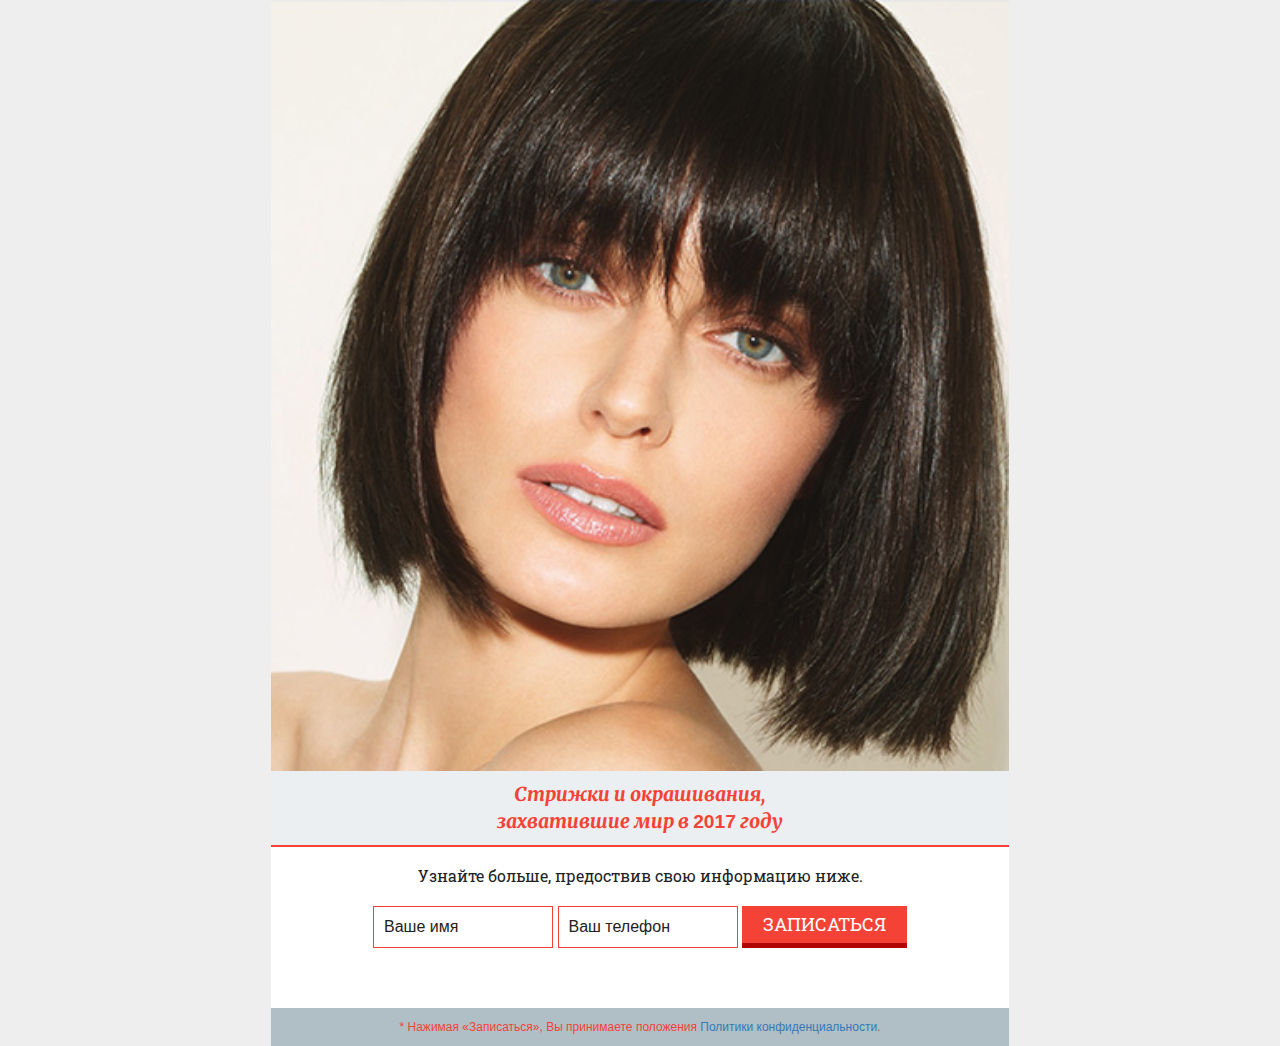
<file: index.html>
<!DOCTYPE html>
<html lang="ru">
<head>
	<meta charset="utf-8"> 
	<meta name="viewport" content="width=device-width, initial-scale=1">
	<title>Стрижки  и окрашивания</title>
	<link href="https://fonts.googleapis.com/css?family=Merriweather:400,700i|Roboto+Slab&amp;subset=cyrillic" rel="stylesheet">
	<link rel="stylesheet" href="libs/owl-carousel/assets/owl.carousel.min.css">
	<link rel="stylesheet" href="css/animate.css">	
	<link rel="stylesheet" href="css/main.min.css">	
	
	<!-- Yandex.Metrika counter -->
	<script type="text/javascript" >
		(function (d, w, c) {
			(w[c] = w[c] || []).push(function() {
				try {
					w.yaCounter46079622 = new Ya.Metrika({
						id:46079622,
						clickmap:true,
						trackLinks:true,
						accurateTrackBounce:true,
						webvisor:true
					});
				} catch(e) { }
			});

			var n = d.getElementsByTagName("script")[0],
				s = d.createElement("script"),
				f = function () { n.parentNode.insertBefore(s, n); };
			s.type = "text/javascript";
			s.async = true;
			s.src = "https://mc.yandex.ru/metrika/watch.js";

			if (w.opera == "[object Opera]") {
				d.addEventListener("DOMContentLoaded", f, false);
			} else { f(); }
		})(document, window, "yandex_metrika_callbacks");
	</script>
	<noscript><div><img src="https://mc.yandex.ru/watch/46079622" style="position:absolute; left:-9999px;" alt="" /></div></noscript>
	<!-- /Yandex.Metrika counter -->
	
</head>
<body>
	<section class="section callback">
		<div class="container">
			<div class="callback-header">
				<div class="owl-carousel owl-custom">
					<img class="item img-responsive" src="images/01.jpg">
					<img class="item img-responsive" src="images/02.jpg">
					<img class="item img-responsive" src="images/03.jpg">
					<img class="item img-responsive" src="images/04.jpg">
					<img class="item img-responsive" src="images/05.jpg">
					<img class="item img-responsive" src="images/06.jpg">
					<img class="item img-responsive" src="images/07.jpg">
					<img class="item img-responsive" src="images/08.jpg">
				</div>

				<div class="hgroup">
					<h1 class="merriweather">Стрижки и окрашивания,<br> захватившие мир в <span class="roboto bold">2017</span> году</h1>
				</div>
			</div>
			<div class="callback-form">
				<div class="form-description">Узнайте больше, предоствив свою информацию ниже.
				</div>
				<div class="form-wrapper form-inline">
					<form id="callback-third" class="form-order" action="#">
					<div class="form-group">
						<label for="form-name-01">Ваше имя</label>
						<input id="form-name-01" class="callback-text" name="name" type="text" placeholder="Ваше имя">
					</div>
					<div class="form-group">
						<label for="form-tel-01">Ваш телефон</label>
						<input id="form-tel-01" class="callback-text telephone" name="phone" type="tel" placeholder="Ваш телефон">
					</div>
					<div class="form-group form-action">
						<button class="callback-submit" type="submit" role="button">Записаться</button>
					</div>
					</form>
				</div>
			</div>
		</div>
	</section>
	<!-- /callback-third -->
	
	<footer class="disclaimer">
		<div class="container">
			<div class="disclaimer-text">
				* Нажимая «Записаться», Вы принимаете положения <a href="agreement/agreement.html" target="_blank">Политики конфиденциальности</a>.
			</div>
		</div>
	</footer>

	<!-- Modal -->
	<div id="thankyou" class="modal" role="dialog">
		<div class="modal-content">
			<h3>Спасибо за вашу заявку!</h3>
	    	<p>В ближайшее время мы с вами свяжемся!</p>
	    	<button type="button" class="btn-close" aria-label="Close">Ок</button>
	    </div>
	</div>
	<div id="shadow" class="modal-backdrop"></div>
	<!-- end Modal -->

	<!-- Scripts-->
	<script
		src="http://code.jquery.com/jquery-1.12.4.min.js" integrity="sha256-ZosEbRLbNQzLpnKIkEdrPv7lOy9C27hHQ+Xp8a4MxAQ=" crossorigin="anonymous"></script>
	<script src="js/jquery.maskedinput.js"></script>
	<script src="libs/owl-carousel/owl.carousel.min.js"></script>
	<script src="js/common.js"></script>
</body>
</html>
</file>
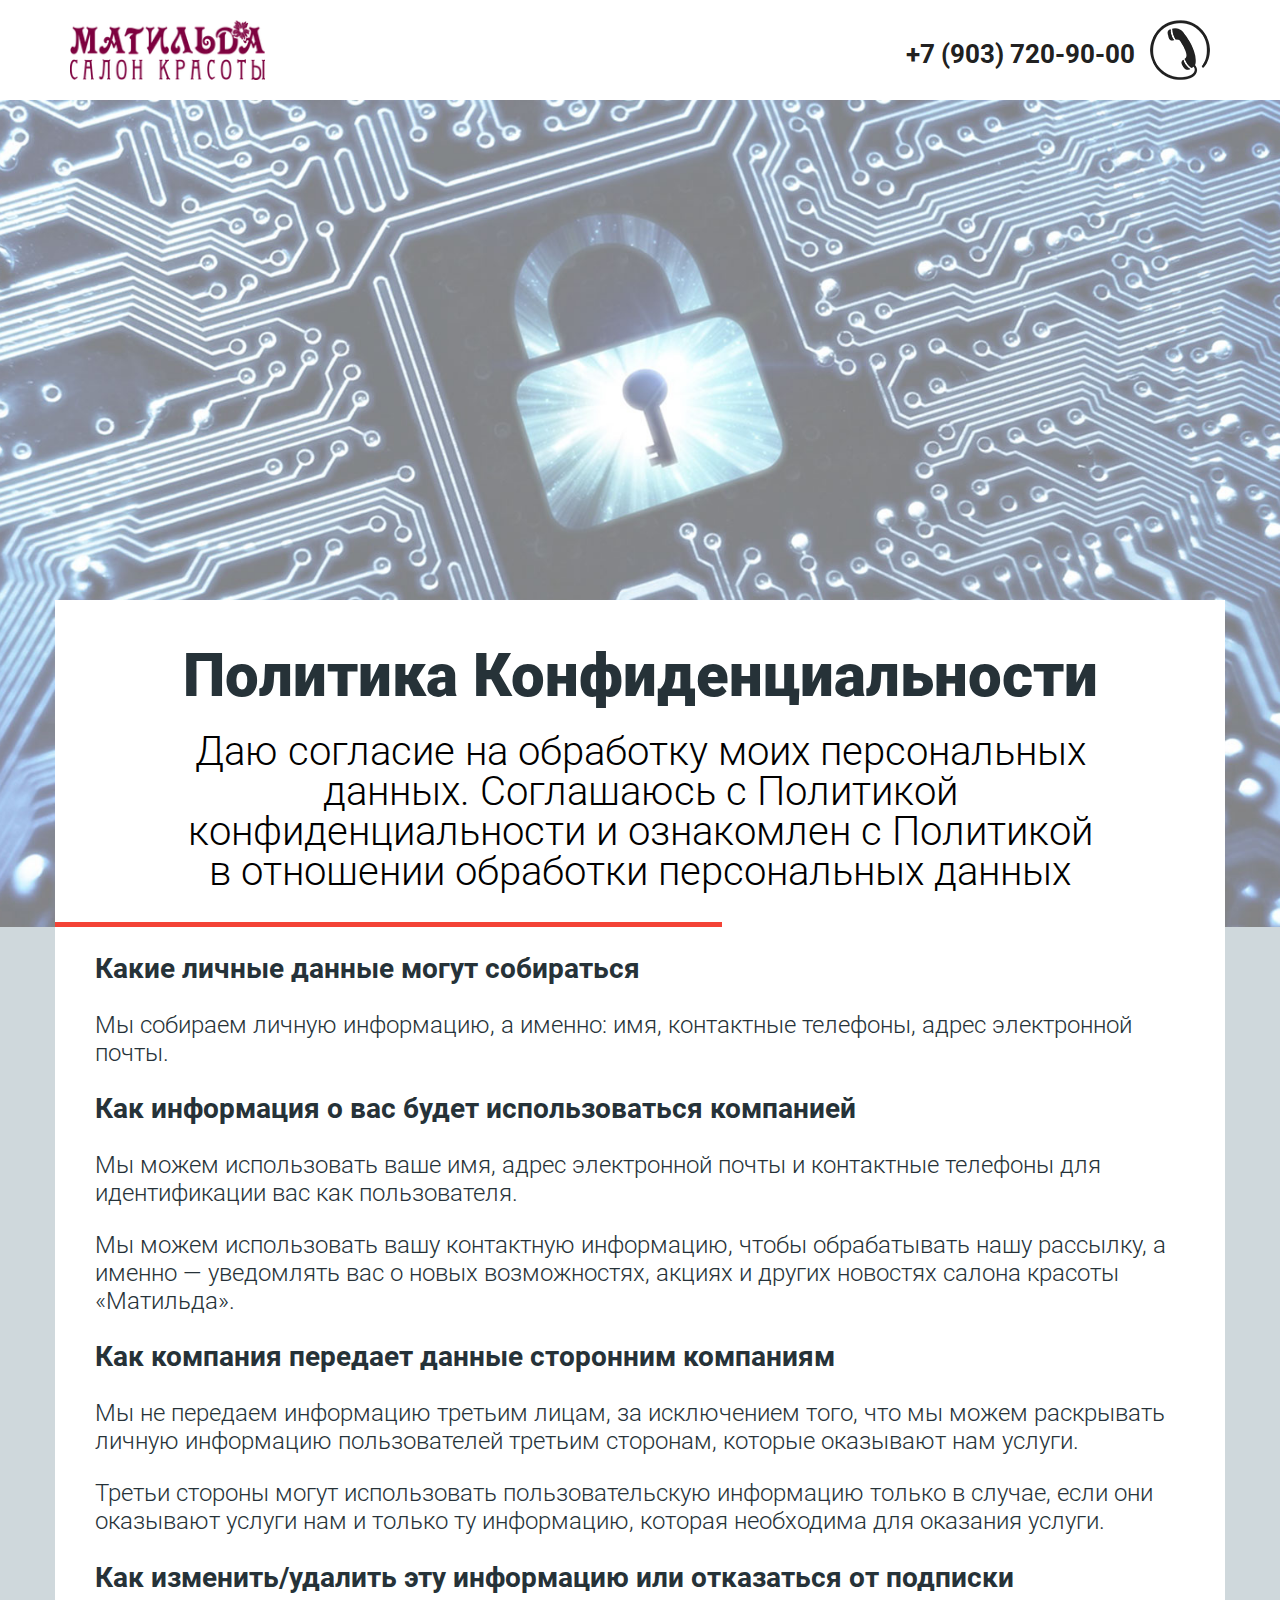
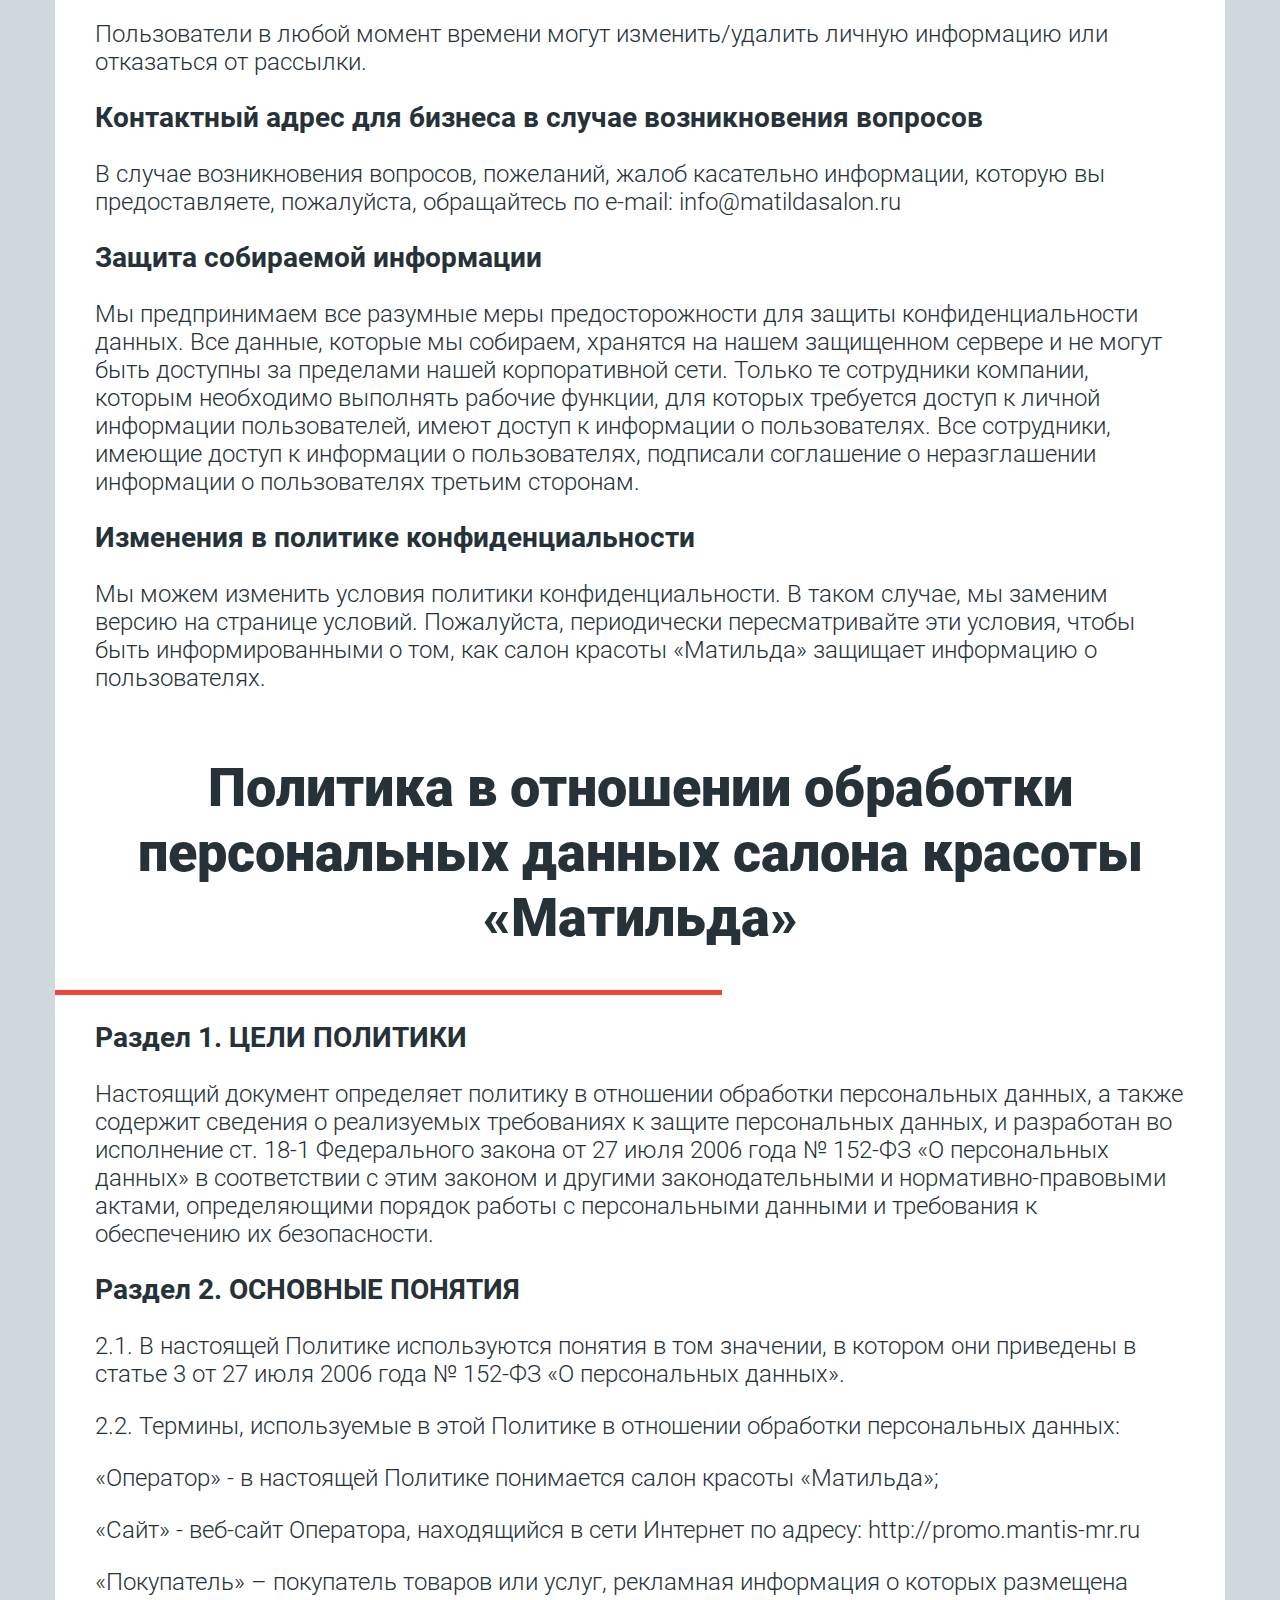
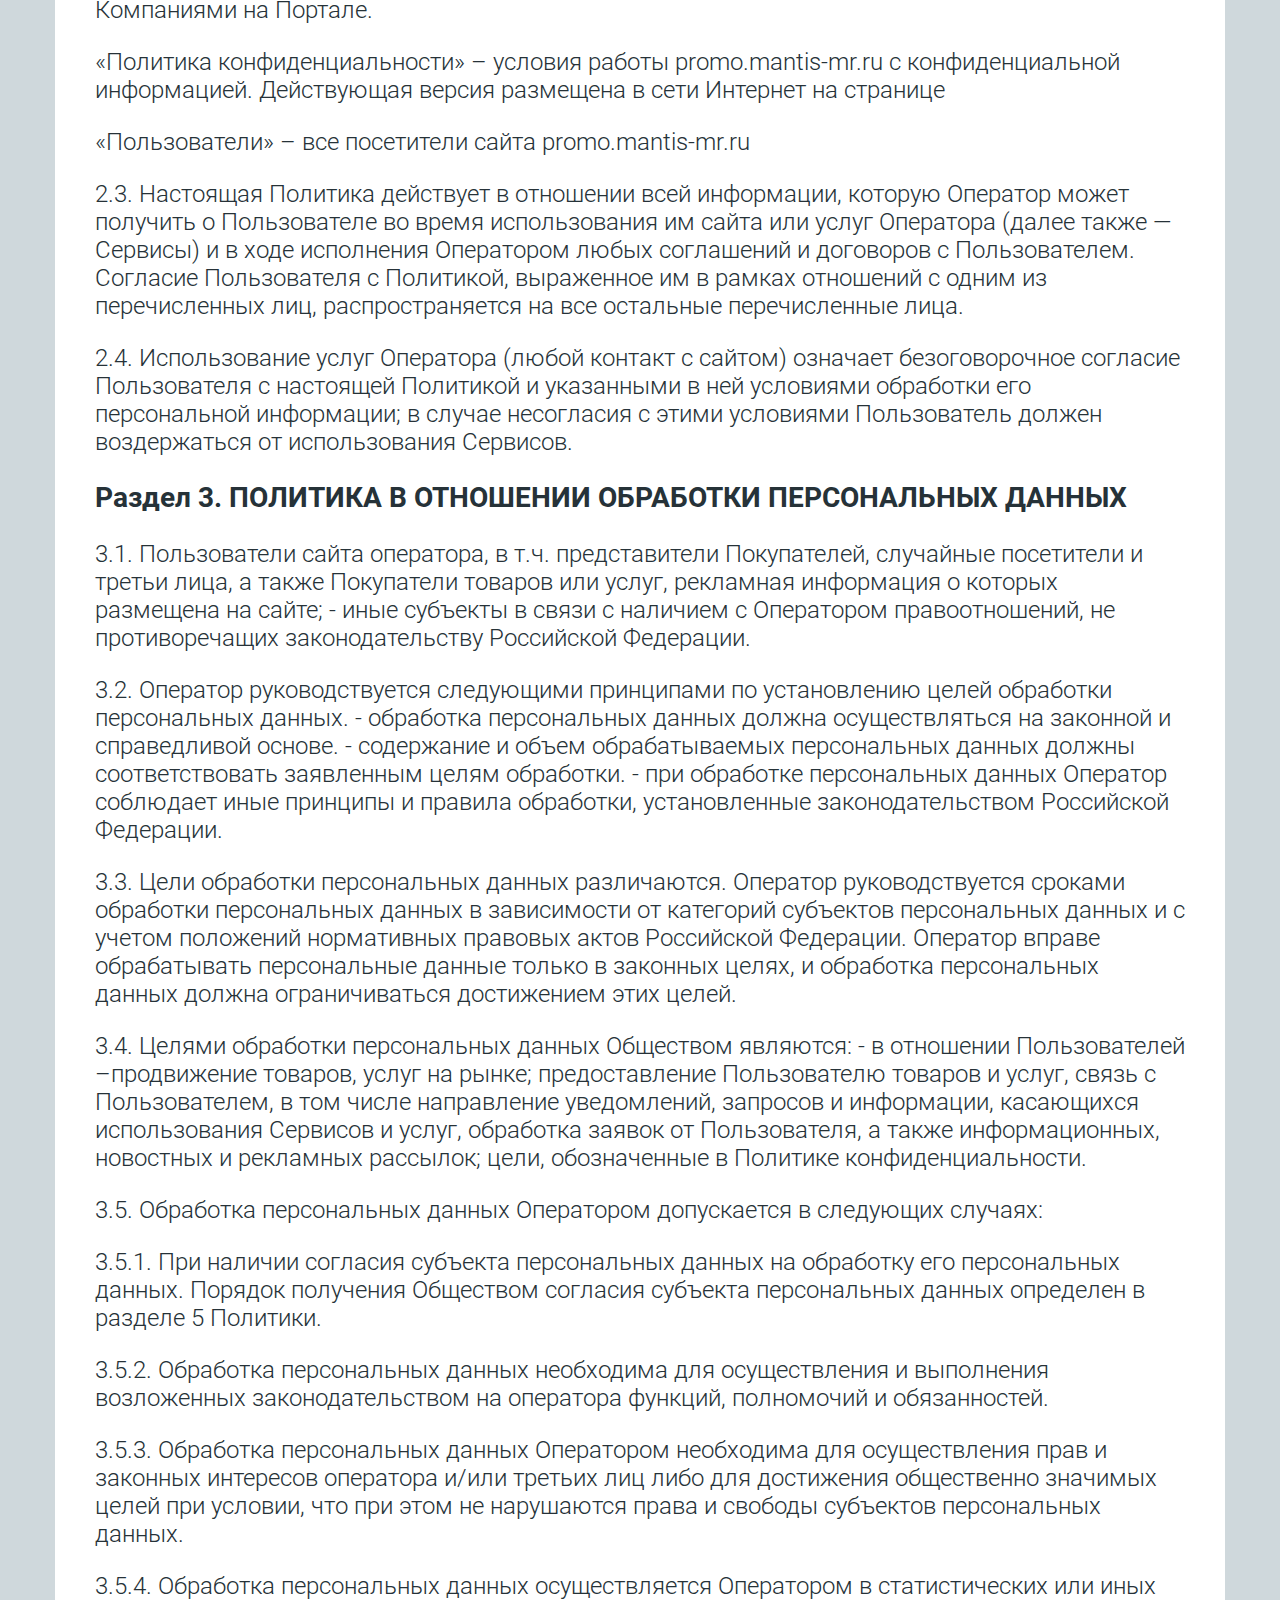
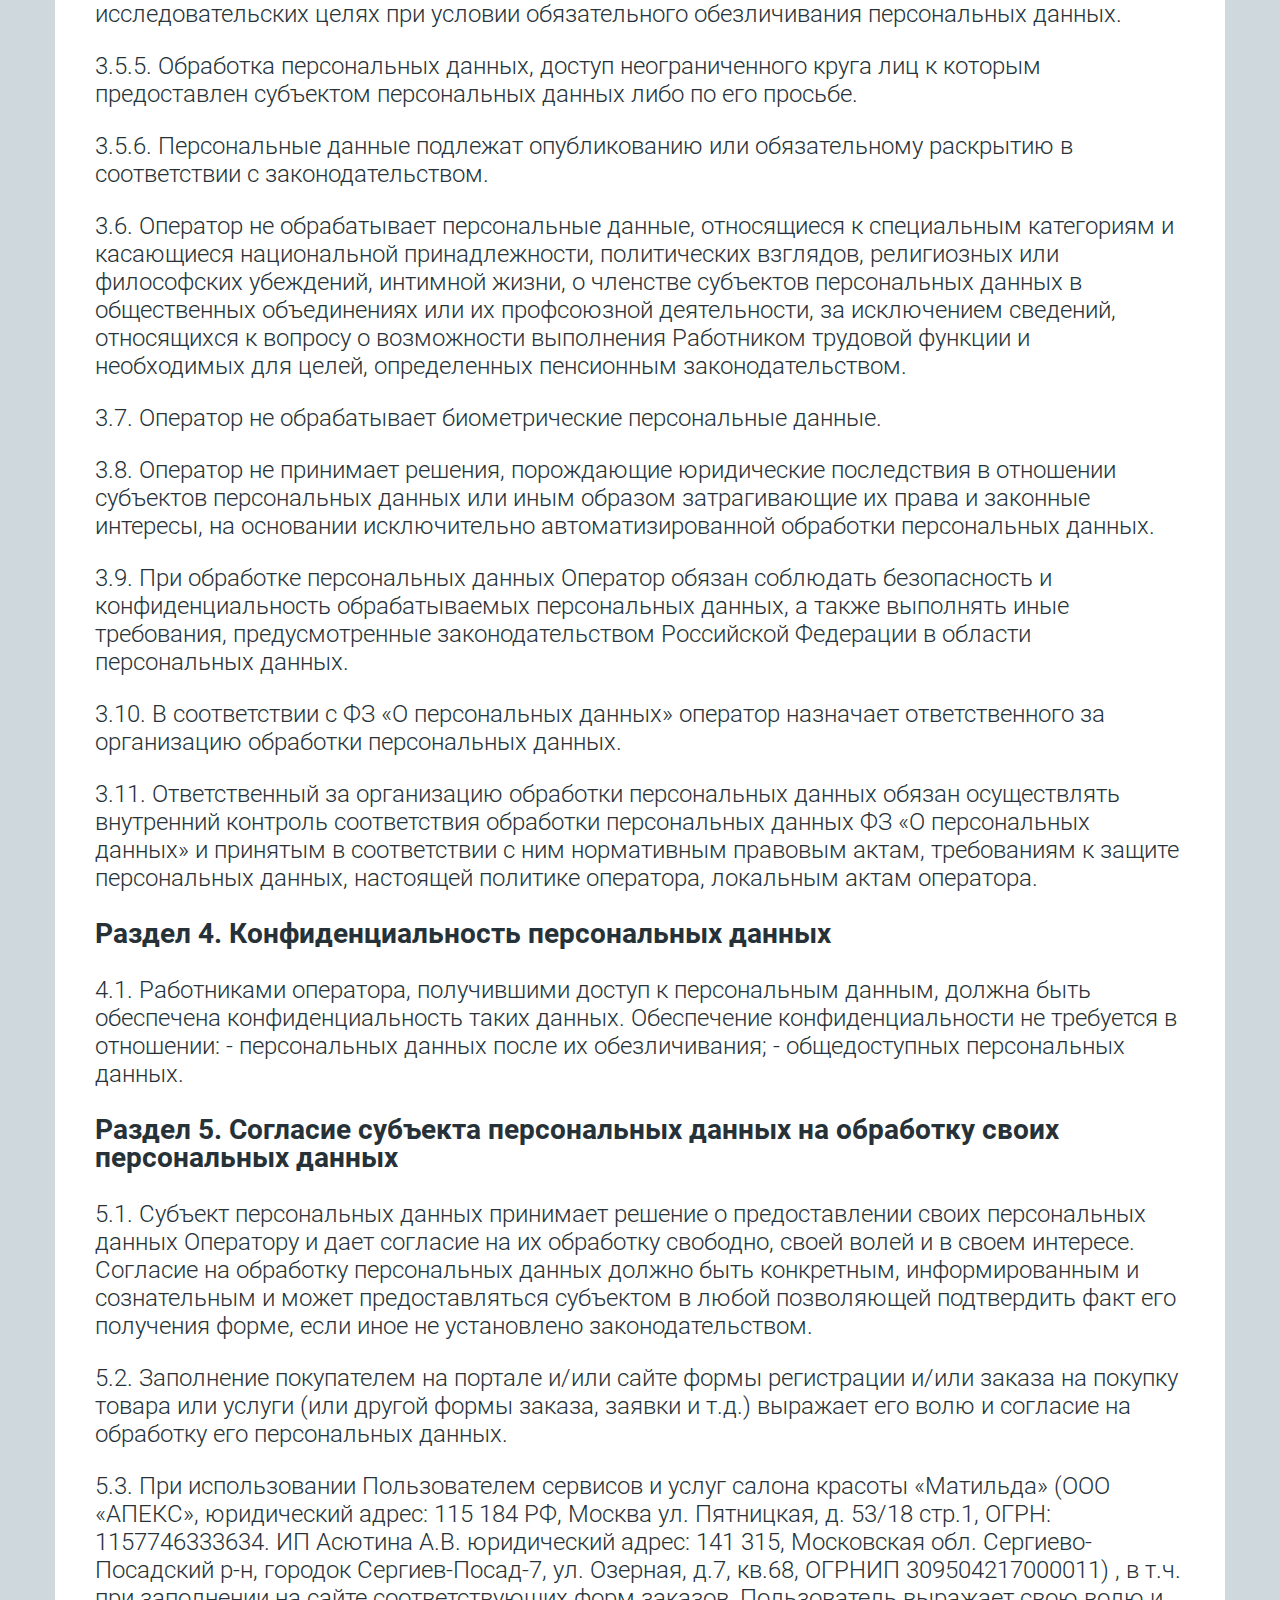
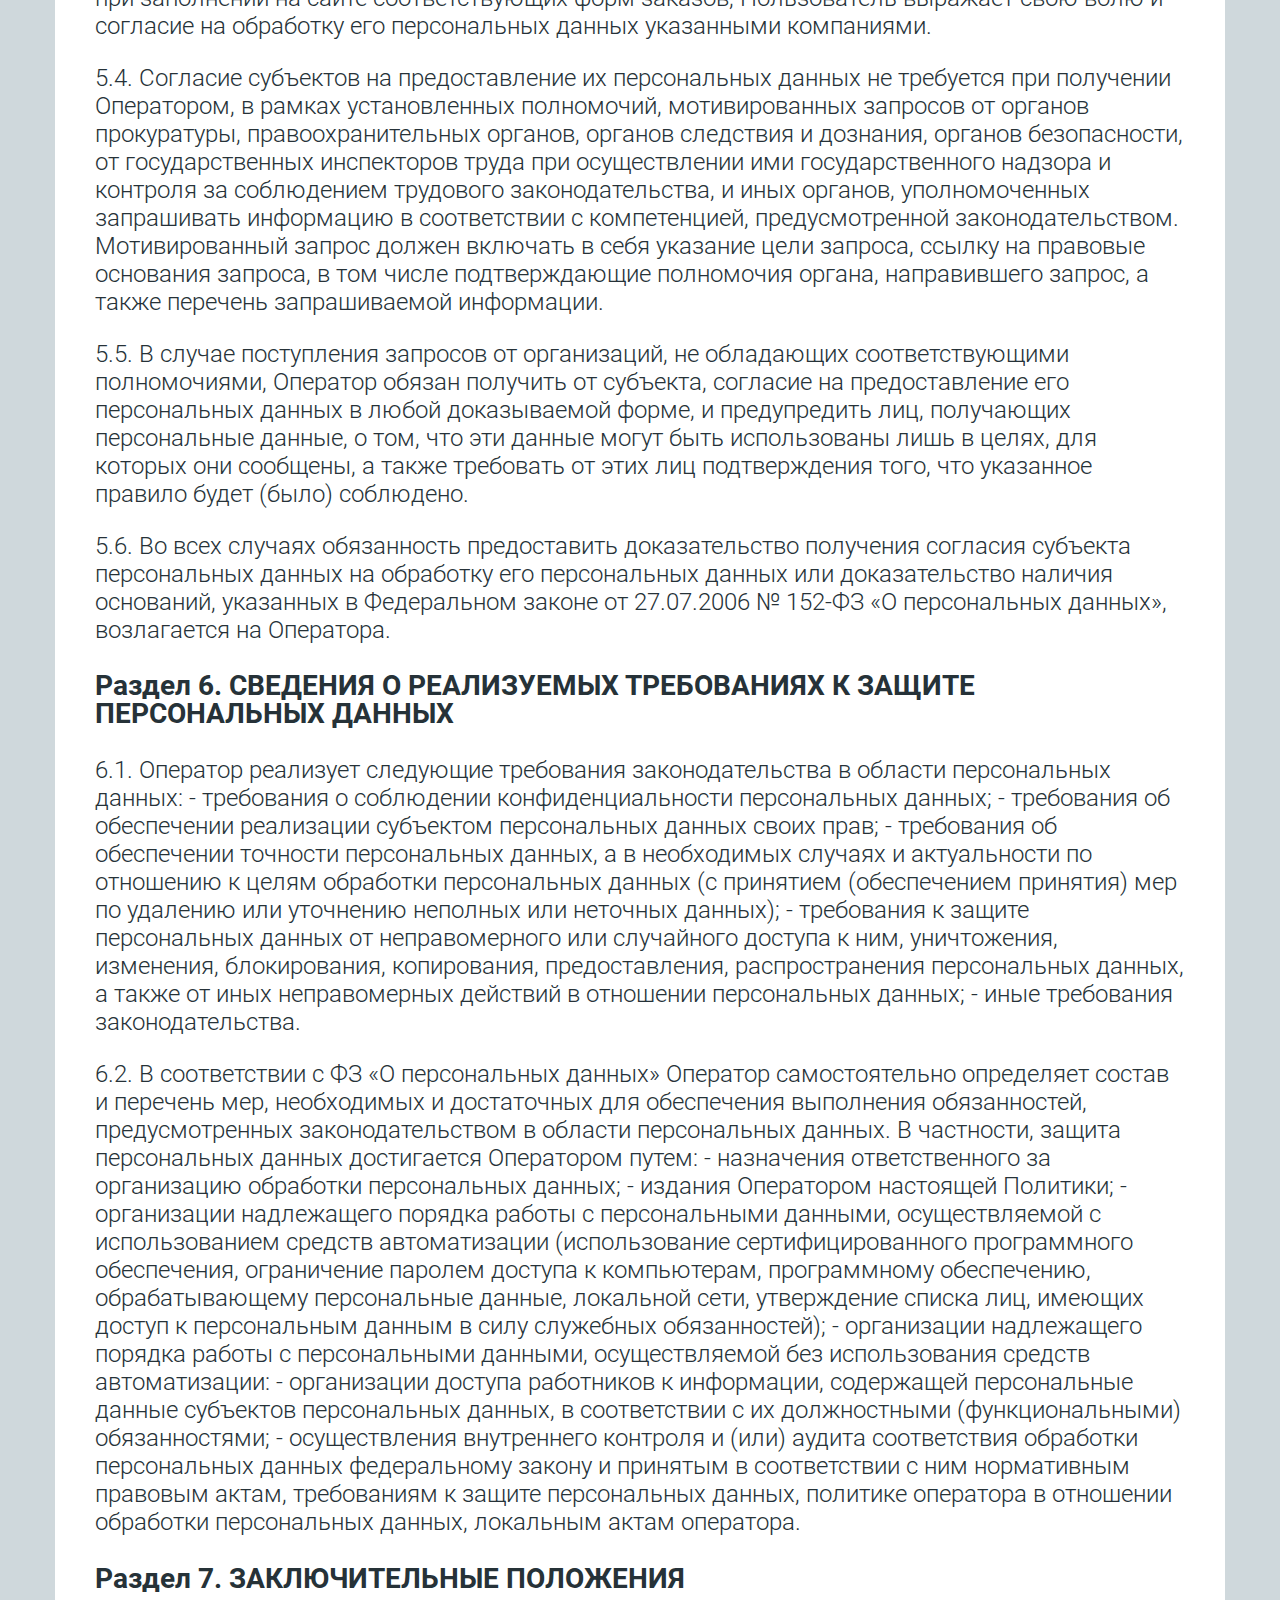
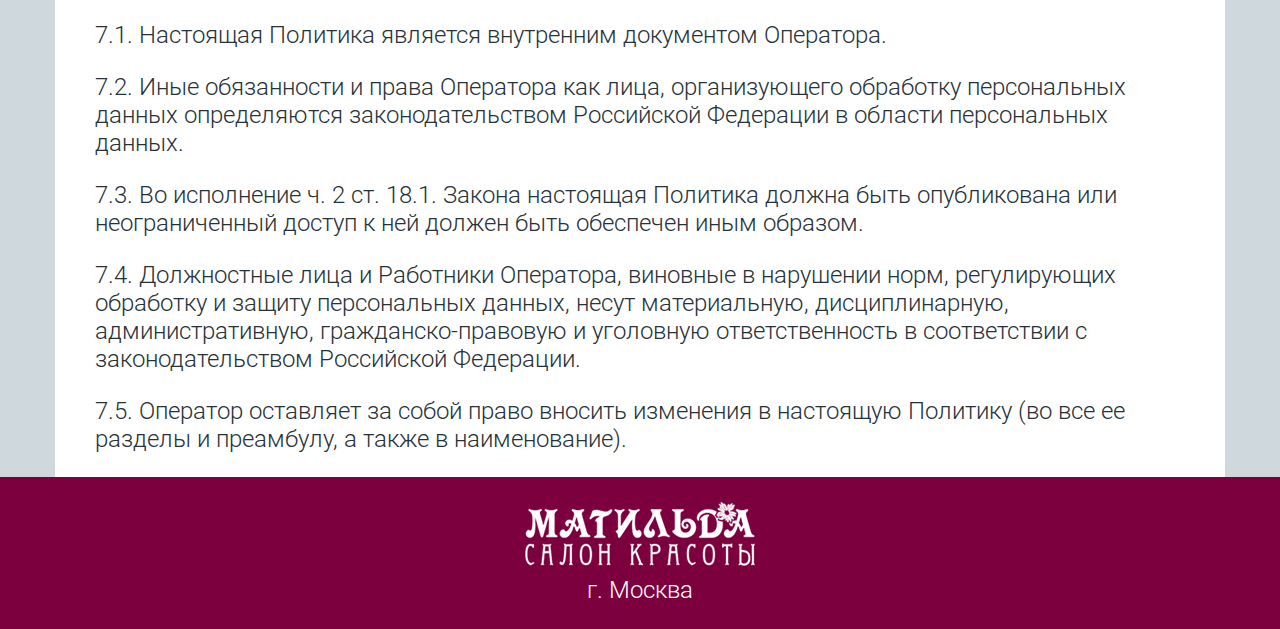
<file: agreement/agreement.html>
﻿<!DOCTYPE html>
<html lang="ru">
<head>
	<title>Политика Конфиденциальности</title>
	<meta charset="utf-8"> 
	
	<meta name="viewport" content="width=device-width, initial-scale=1">
	
	<link rel="stylesheet" href="css/bootstrap.min.css">	
	<link rel="stylesheet" href="css/style.css">

</head>

<body class="relatived">
	
	<section class="top-header whited">
		<div class="container">
			<div class="top-header-wrap clear-after">
				<a href="http://matildastyle.ru/" class="inline-block logo-ico"></a>
				<a href="#tab-call" class="inline-block tel-ico valign-middle"></a>
				<a href="tel:+79037209000" id="tel-num" class="inline-block tel-num valign-middle">+7 (903) 720-90-00</a>
			</div>
		</div>
	</section>
	
	<header>
		<img src="img/img-01.jpg" class="sm-no-display" />
		<div class="container">
			<div class="row">
				<div class="header whited left-line-after">
					<h1 class="main-header">Политика Конфиденциальности</h1>
					<h3 class="sub-main-header">
						Даю согласие на обработку моих персональных данных. Соглашаюсь с Политикой конфиденциальности и ознакомлен с Политикой в отношении обработки персональных данных
					</h3>
				</div>
			</div>
		</div>
	</header>

	<section class="first-section">
		<div class="container whited">
			<div class="row section-row">		
				<h3 class="section-header">Какие личные данные могут собираться</h3>
				<p>Мы собираем личную информацию, а именно: имя, контактные телефоны, адрес электронной почты.</p>
				<h3 class="section-header">Как информация о вас будет использоваться компанией</h3>
				<p>Мы можем использовать ваше имя, адрес электронной почты и контактные телефоны для идентификации вас как пользователя.</p>
				<p>Мы можем использовать вашу контактную информацию, чтобы обрабатывать нашу рассылку, а именно — уведомлять вас о новых возможностях, акциях и других новостях салона красоты «Матильда». </p>
				<h3 class="section-header">Как компания передает данные сторонним компаниям</h3>
				<p>Мы не передаем информацию третьим лицам, за исключением того, что мы можем раскрывать личную информацию пользователей третьим сторонам, которые оказывают нам услуги. </p>
				<p>Третьи стороны могут использовать пользовательскую информацию только в случае, если они оказывают услуги нам и только ту информацию, которая необходима для оказания услуги.</p>
				<h3 class="section-header">Как изменить/удалить эту информацию или отказаться от подписки</h3>
				<p>Пользователи в любой момент времени могут изменить/удалить личную информацию или отказаться от рассылки.</p>
				<h3 class="section-header">Контактный адрес для бизнеса в случае возникновения вопросов</h3>
				<p>В случае возникновения вопросов, пожеланий, жалоб касательно информации, которую вы предоставляете, пожалуйста, обращайтесь по e-mail: info@matildasalon.ru</p>
				<h3 class="section-header">Защита собираемой информации</h3>
				<p>Мы предпринимаем все разумные меры предосторожности для защиты конфиденциальности данных. Все данные, которые мы собираем, хранятся на нашем защищенном сервере и не могут быть доступны за пределами нашей корпоративной сети. Только те сотрудники компании, которым необходимо выполнять рабочие функции, для которых требуется доступ к личной информации пользователей, имеют доступ к информации о пользователях. Все сотрудники, имеющие доступ к информации о пользователях, подписали соглашение о неразглашении информации о пользователях третьим сторонам.</p>
				<h3 class="section-header">Изменения в политике конфиденциальности</h3>
				<p>Мы можем изменить условия политики конфиденциальности. В таком случае, мы заменим версию на странице условий. Пожалуйста, периодически пересматривайте эти условия, чтобы быть информированными о том, как салон красоты «Матильда» защищает информацию о пользователях.</p>
			</div>
		</div>
	</section>	
		
	<section class="second-section">
		<div class="container whited">
			<div class="row">
				<div class="section-main-header left-line-after">
					<h1 class="main-header">Политика в отношении обработки персональных данных салона красоты  «Матильда»</h1>
				</div>
			</div>
		
			<div class="row section-row">		
				<h3 class="section-header">Раздел 1. ЦЕЛИ ПОЛИТИКИ</h3>
				<p>Настоящий документ определяет политику в отношении обработки персональных данных, а также содержит сведения о реализуемых требованиях к защите персональных данных, и разработан во исполнение ст. 18-1 Федерального закона от 27 июля 2006 года № 152-ФЗ «О персональных данных» в соответствии с этим законом и другими законодательными и нормативно-правовыми актами, определяющими порядок работы с персональными данными и требования к обеспечению их безопасности.</p>
				<h3 class="section-header">Раздел 2. ОСНОВНЫЕ ПОНЯТИЯ</h3>
				<p>2.1. В настоящей Политике используются понятия в том значении, в котором они приведены в статье 3 от 27 июля 2006 года № 152-ФЗ «О персональных данных».</p>
				<p>2.2. Термины, используемые в этой Политике в отношении обработки персональных данных: </p>
				<p>«Оператор» - в настоящей Политике понимается салон красоты «Матильда»;</p>
				<p>«Сайт» - веб-сайт Оператора, находящийся в сети Интернет по адресу: http://promo.mantis-mr.ru</p>
				<p>«Покупатель» – покупатель товаров или услуг, рекламная информация о которых размещена Компаниями на Портале.</p>
				<p>«Политика конфиденциальности» – условия работы promo.mantis-mr.ru с конфиденциальной информацией. Действующая версия размещена в сети Интернет на странице</p>
				<p>«Пользователи» – все посетители сайта promo.mantis-mr.ru</p>
				<p>2.3. Настоящая Политика действует в отношении всей информации, которую Оператор может получить о Пользователе во время использования им сайта или услуг Оператора (далее также — Сервисы) и в ходе исполнения Оператором любых соглашений и договоров с Пользователем. Согласие Пользователя с Политикой, выраженное им в рамках отношений с одним из перечисленных лиц, распространяется на все остальные перечисленные лица.</p>
				<p>2.4. Использование услуг Оператора (любой контакт с сайтом) означает безоговорочное согласие Пользователя с настоящей Политикой и указанными в ней условиями обработки его персональной информации; в случае несогласия с этими условиями Пользователь должен воздержаться от использования Сервисов.</p>
				<h3 class="section-header">Раздел 3. ПОЛИТИКА В ОТНОШЕНИИ ОБРАБОТКИ ПЕРСОНАЛЬНЫХ ДАННЫХ</h3>
				<p>3.1. Пользователи сайта оператора, в т.ч. представители Покупателей, случайные посетители и третьи лица, а также Покупатели товаров или услуг, рекламная информация о которых размещена на сайте; - иные субъекты в связи с наличием с Оператором правоотношений, не противоречащих законодательству Российской Федерации.</p>
				<p>3.2. Оператор руководствуется следующими принципами по установлению целей обработки персональных данных. - обработка персональных данных должна осуществляться на законной и справедливой основе. - содержание и объем обрабатываемых персональных данных должны соответствовать заявленным целям обработки. - при обработке персональных данных Оператор соблюдает иные принципы и правила обработки, установленные законодательством Российской Федерации.</p>
				<p>3.3. Цели обработки персональных данных различаются. Оператор руководствуется сроками обработки персональных данных в зависимости от категорий субъектов персональных данных и с учетом положений нормативных правовых актов Российской Федерации. Оператор вправе обрабатывать персональные данные только в законных целях, и обработка персональных данных должна ограничиваться достижением этих целей.</p>
				<p>3.4. Целями обработки персональных данных Обществом являются: - в отношении Пользователей –продвижение товаров,  услуг на рынке; предоставление Пользователю товаров и услуг, связь с Пользователем, в том числе направление уведомлений, запросов и информации, касающихся использования Сервисов и услуг, обработка заявок от Пользователя, а также информационных, новостных и рекламных рассылок; цели, обозначенные в Политике конфиденциальности.</p>
				<p>3.5. Обработка персональных данных Оператором допускается в следующих случаях:</p>
				<p>3.5.1. При наличии согласия субъекта персональных данных на обработку его персональных данных. Порядок получения Обществом согласия субъекта персональных данных определен в разделе 5 Политики.</p>
				<p>3.5.2. Обработка персональных данных необходима для осуществления и выполнения возложенных законодательством на оператора функций, полномочий и обязанностей.</p>
				<p>3.5.3. Обработка персональных данных Оператором необходима для осуществления прав и законных интересов оператора и/или третьих лиц либо для достижения общественно значимых целей при условии, что при этом не нарушаются права и свободы субъектов персональных данных.</p>
				<p>3.5.4. Обработка персональных данных осуществляется Оператором в статистических или иных исследовательских целях при условии обязательного обезличивания персональных данных.</p>
				<p>3.5.5. Обработка персональных данных, доступ неограниченного круга лиц к которым предоставлен субъектом персональных данных либо по его просьбе.</p>
				<p>3.5.6. Персональные данные подлежат опубликованию или обязательному раскрытию в соответствии с законодательством.</p>
				<p>3.6. Оператор не обрабатывает персональные данные, относящиеся к специальным категориям и касающиеся национальной принадлежности, политических взглядов, религиозных или философских убеждений, интимной жизни, о членстве субъектов персональных данных в общественных объединениях или их профсоюзной деятельности, за исключением сведений, относящихся к вопросу о возможности выполнения Работником трудовой функции и необходимых для целей, определенных пенсионным законодательством.</p>
				<p>3.7. Оператор не обрабатывает биометрические персональные данные.</p>
				<p>3.8. Оператор не принимает решения, порождающие юридические последствия в отношении субъектов персональных данных или иным образом затрагивающие их права и законные интересы, на основании исключительно автоматизированной обработки персональных данных.</p>
				<p>3.9. При обработке персональных данных Оператор обязан соблюдать безопасность и конфиденциальность обрабатываемых персональных данных, а также выполнять иные требования, предусмотренные законодательством Российской Федерации в области персональных данных.</p>
				<p>3.10. В соответствии с ФЗ «О персональных данных» оператор назначает ответственного за организацию обработки персональных данных.</p>
				<p>3.11. Ответственный за организацию обработки персональных данных обязан осуществлять внутренний контроль соответствия обработки персональных данных ФЗ «О персональных данных» и принятым в соответствии с ним нормативным правовым актам, требованиям к защите персональных данных, настоящей политике оператора, локальным актам оператора.</p>
				<h3 class="section-header">Раздел 4. Конфиденциальность персональных данных</h3>
				<p>4.1. Работниками оператора, получившими доступ к персональным данным, должна быть обеспечена конфиденциальность таких данных. Обеспечение конфиденциальности не требуется в отношении: - персональных данных после их обезличивания; - общедоступных персональных данных.</p>
				<h3 class="section-header">Раздел 5. Согласие субъекта персональных данных на обработку своих персональных данных</h3>
				<p>5.1. Субъект персональных данных принимает решение о предоставлении своих персональных данных Оператору и дает согласие на их обработку свободно, своей волей и в своем интересе. Согласие на обработку персональных данных должно быть конкретным, информированным и сознательным и может предоставляться субъектом в любой позволяющей подтвердить факт его получения форме, если иное не установлено законодательством.</p>
				<p>5.2. Заполнение покупателем на портале и/или сайте формы регистрации и/или заказа на покупку товара или услуги (или другой формы заказа, заявки и т.д.) выражает его волю и согласие на обработку его персональных данных.</p>
				<p>5.3. При использовании Пользователем сервисов и услуг  салона красоты «Матильда» (ООО «АПЕКС»,  юридический адрес: 115 184  РФ, Москва ул. Пятницкая, д. 53/18 стр.1, ОГРН: 1157746333634. ИП Асютина А.В. юридический адрес: 141 315, Московская обл. Сергиево-Посадский р-н, городок Сергиев-Посад-7, ул. Озерная, д.7, кв.68, ОГРНИП 309504217000011) , в т.ч. при заполнении на сайте соответствующих форм заказов, Пользователь выражает свою волю и согласие на обработку его персональных данных указанными компаниями.</p>
				<p>5.4. Согласие субъектов на предоставление их персональных данных не требуется при получении Оператором, в рамках установленных полномочий, мотивированных запросов от органов прокуратуры, правоохранительных органов, органов следствия и дознания, органов безопасности, от государственных инспекторов труда при осуществлении ими государственного надзора и контроля за соблюдением трудового законодательства, и иных органов, уполномоченных запрашивать информацию в соответствии с компетенцией, предусмотренной законодательством. Мотивированный запрос должен включать в себя указание цели запроса, ссылку на правовые основания запроса, в том числе подтверждающие полномочия органа, направившего запрос, а также перечень запрашиваемой информации.</p>
				<p>5.5. В случае поступления запросов от организаций, не обладающих соответствующими полномочиями, Оператор обязан получить от субъекта, согласие на предоставление его персональных данных в любой доказываемой форме, и предупредить лиц, получающих персональные данные, о том, что эти данные могут быть использованы лишь в целях, для которых они сообщены, а также требовать от этих лиц подтверждения того, что указанное правило будет (было) соблюдено.</p>
				<p>5.6. Во всех случаях обязанность предоставить доказательство получения согласия субъекта персональных данных на обработку его персональных данных или доказательство наличия оснований, указанных в Федеральном законе от 27.07.2006 № 152-ФЗ «О персональных данных», возлагается на Оператора.</p>
				<h3 class="section-header">Раздел 6. СВЕДЕНИЯ О РЕАЛИЗУЕМЫХ ТРЕБОВАНИЯХ К ЗАЩИТЕ ПЕРСОНАЛЬНЫХ ДАННЫХ</h3>
				<p>6.1. Оператор реализует следующие требования законодательства в области персональных данных: - требования о соблюдении конфиденциальности персональных данных; - требования об обеспечении реализации субъектом персональных данных своих прав; - требования об обеспечении точности персональных данных, а в необходимых случаях и актуальности по отношению к целям обработки персональных данных (с принятием (обеспечением принятия) мер по удалению или уточнению неполных или неточных данных); - требования к защите персональных данных от неправомерного или случайного доступа к ним, уничтожения, изменения, блокирования, копирования, предоставления, распространения персональных данных, а также от иных неправомерных действий в отношении персональных данных; - иные требования законодательства.</p>
				<p>6.2. В соответствии с ФЗ «О персональных данных» Оператор самостоятельно определяет состав и перечень мер, необходимых и достаточных для обеспечения выполнения обязанностей, предусмотренных законодательством в области персональных данных. В частности, защита персональных данных достигается Оператором путем: - назначения ответственного за организацию обработки персональных данных; - издания Оператором настоящей Политики;  - организации надлежащего порядка работы с персональными данными, осуществляемой с использованием средств автоматизации (использование сертифицированного программного обеспечения, ограничение паролем доступа к компьютерам, программному обеспечению, обрабатывающему персональные данные, локальной сети, утверждение списка лиц, имеющих доступ к персональным данным в силу служебных обязанностей); - организации надлежащего порядка работы с персональными данными, осуществляемой без использования средств автоматизации: - организации доступа работников к информации, содержащей персональные данные субъектов персональных данных, в соответствии с их должностными (функциональными) обязанностями; - осуществления внутреннего контроля и (или) аудита соответствия обработки персональных данных федеральному закону и принятым в соответствии с ним нормативным правовым актам, требованиям к защите персональных данных, политике оператора в отношении обработки персональных данных, локальным актам оператора.</p>
				<h3 class="section-header">Раздел 7. ЗАКЛЮЧИТЕЛЬНЫЕ ПОЛОЖЕНИЯ</h3>
				<p>7.1. Настоящая Политика является внутренним документом Оператора.</p>
				<p>7.2. Иные обязанности и права Оператора как лица, организующего обработку персональных данных определяются законодательством Российской Федерации в области персональных данных.</p>
				<p>7.3. Во исполнение ч. 2 ст. 18.1. Закона настоящая Политика должна быть опубликована или неограниченный доступ к ней должен быть обеспечен иным образом.</p>
				<p>7.4. Должностные лица и Работники Оператора, виновные в нарушении норм, регулирующих обработку и защиту персональных данных, несут материальную, дисциплинарную, административную, гражданско-правовую и уголовную ответственность в соответствии с законодательством Российской Федерации.</p>
				<p>7.5. Оператор оставляет за собой право вносить изменения в настоящую Политику (во все ее разделы и преамбулу, а также в наименование).</p>
			</div>
		</div>
	</section>	
	
	<footer>
		<div class="container">
			<div class="row">
				<div class="col-xs-12 inline-centered">
					<img src="img/bottom-logo.png" alt=""/>
					<div>г. Москва</div>
				</div>
			</div>
		</div>
	</footer>
	
</body>
</html>
</file>
<file: agreement/css/style.css>
/* fonts defs */

	/* roboto */
	
@font-face {
  font-family: 'Roboto';
  src: url("../fonts/Roboto-Light.ttf");
  font-weight: 300;
  font-style: normal;
}	
	
@font-face {
  font-family: 'Roboto';
  src: url("../fonts/Roboto-Regular.ttf");
  font-weight: normal;
  font-style: normal;
}

@font-face {
  font-family: 'Roboto';
  src: url("../fonts/Roboto-Italic.ttf");
  font-weight: normal;
  font-style: italic;
}

@font-face {
  font-family: 'Roboto';
  src: url("../fonts/Roboto-Medium.ttf");
  font-weight: 500;
  font-style: normal;
}

@font-face {
  font-family: 'Roboto';
  src: url("../fonts/Roboto-MediumItalic.ttf");
  font-weight: 500;
  font-style: italic;
}

@font-face {
  font-family: 'Roboto';
  src: url("../fonts/Roboto-Bold.ttf");
  font-weight: bold;
  font-style: normal;
}

@font-face {
  font-family: 'Roboto';
  src: url("../fonts/Roboto-Black.ttf");
  font-weight: 900;
  font-style: normal;
}

@font-face {
  font-family: 'Roboto';
  src: url("../fonts/Roboto-BlackItalic.ttf");
  font-weight: 900;
  font-style: italic;
}

/* my pre defs */

body {
	font-style: normal;
	font-weight: 300;
	font-size: 20px;
    line-height: 24px;
	font-family: 'Roboto', Arial, Helvetica, sans-serif;
	color: #263238;
	margin: 0;
	
	background-color: #cfd8dc;
}

.sm-display, .md-display, .lg-display{
	display: none;
}

@media only screen and (min-width: 768px){
	body {
		font-size: 20px;
		line-height: 23px;
	}
	
	.sm-no-display{
		display: none !important;
	}
	
	.sm-display{
		display: block !important;
	}
}

@media only screen and (min-width: 992px){
	body {
		font-size: 24px;
		line-height: 26px;
	}
	
	.md-no-display{
		display: none !important;
	}
	
	.md-display{
		display: block !important;
	}
	
	.md-container{
		margin-right: auto;
		margin-left: auto;
		padding-left: 15px;
		padding-right: 15px;
	}
}

@media only screen and (min-width: 1200px){
	body {
		font-size: 24px;
		line-height: 28px;
	}
	
	.lg-display{
		display: block !important;
	}
	
	.lg-no-display{
		display: none !important;
	}
}
	
a, a:hover, a:focus, a:visited {
  text-decoration: none;
}

header, section{
	margin: 0;
}

/* common */
.inline-lefted{
	text-align: left;
}

.inline-righted{
	text-align: right;
}

.inline-centered{
	text-align: center;
}

.bolded{
	font-weight: bold;
}

.blacked{
	font-weight: 900;
}

.robotoed{
	font-family: 'Roboto', Arial, Helvetica, sans-serif;
}

.merriweathered{
	font-family: 'Merriweather', Arial, Helvetica, sans-serif;
}

.italiced{
	font-style: italic;
}

.bolded-italiced{
	font-weight: bold;
	font-style: italic;
}

.relatived{
	position: relative;
}

.no-font{
	font-size: 0;
}

.no-margin{
	margin: 0 !important;
}

.inline-block{
	display: inline-block;
}

.valign-middle{
	vertical-align: middle;
}

.block-centered{
	margin: 0 auto;
}

.clear-after:after{
	content: " ";
    display: table;
	clear: both;
}

.clear-both{
	clear: both;
}

.highlighted{
	color: #880e4f;
	font-weight: bold;
}

.whited{
	background-color: #fff;
}

.greyed{
	background-color: #eceff1;
}

.skyblued{
	background-color: #defafe;
}

.full-table-centered{
	position: absolute;
    height: 100%;
    width: 100%;
    left: 0px;
    top: 0px;
}

.full-table-centered > div{
    display: table;
    width: 100%;
    height: 100%;
}
.full-table-centered > div > div{
    display: table-cell;
    vertical-align: middle;
    text-align: center;
}

@media only screen and (min-width: 768px){
	
	.is-table-row-sd {
		display: table;
	}
	
	.is-table-row-sd [class*="col-"] {
		float: none;
		display: table-cell;
	}
}

@media only screen and (min-width: 992px){
	
	.is-table-row-md {
		display: table;
	}
	
	.is-table-row-md [class*="col-"] {
		float: none;
		display: table-cell;
	}
}

/* top section */

.top-header{
	padding: 20px 0;
}

.top-header .row > div{
	height: 60px;
}

.logo-ico{
	background-image: url(../img/ico-01.png);
	background-position: center center;
    background-repeat: no-repeat;
	background-size: contain;
	
	display: block;
	height: 60px;
	width: 217px;
	position: relative;
	margin: 0 auto;
}

.tel-num{
	font-size: 20px;
	font-weight: bold;
	color: #212121 !important;

	display: block;
	text-align: center;
	
	position: relative;
	margin-top: 10px;
	
}

.tel-ico{
    background-image: url(../img/ico-02.png);
    background-size: contain;
    background-position: center center;
	background-repeat: no-repeat;
	
	display: none;
	float: right;
	width: 60px;
	height: 60px;
	
	margin-left: 15px;
	position: relative;
}

@media only screen and (min-width: 470px){
	.logo-ico{
		float: left;
		background-position: left center;
		height: 45px;
		width: 200px;
	}

	.tel-num{
		font-size: 18px;
		float: right;
		margin-top: 13px;
	}

	.tel-ico{
		display: block;
		width: 45px;
		height: 45px;
	}
}

@media only screen and (min-width: 768px){
	.logo-ico{
		height: 60px;
		width: 217px;
	}

	.tel-num{
		font-size: 24px;
		margin-top: 22px;
	}

	.tel-ico{		
		width: 60px;
		height: 60px;
	}
}

@media only screen and (min-width: 992px){
	.tel-num{
		font-size: 26px;
		margin-top: 19px;
	}

}

@media only screen and (min-width: 992px){
	.tel-num{
		margin-top: 20px;
	}

}

.top-right-corner{
	position: absolute;
	top: 0;
	right: 0;
	width: 50%;
}

.top-right-corner img{
	max-width: 100%;
	width: 100%;
}

/* header */

header img{
	max-width: 100%;
}

.header{
	background-color: #fff;
}

.main-header{
    font-weight: 900;
    font-style: normal;
    text-align: center;
    color: #263238;
    margin: 0;
    font-size: 28px;
    line-height: 1.2em;
    padding-top: 20px;
    padding-bottom: 20px;
}

.sub-main-header{
    font-weight: 300;
    font-style: normal;
    text-align: center;
    color: #000;
    margin: 0;

    padding: 0 10px;
    font-size: 22px;
    line-height: 1em;
    padding: 0 20px 20px;
}

.section-main-header .main-header{
    padding-bottom: 30px;
    padding-left: 15px;
    padding-right: 15px;
}

.left-line-after:after{
	content: " ";
	display: block;
	width: 57%;
	height: 5px;
	background-color: #f44336;
}

@media only screen and (min-width: 420px){
	.main-header{
		font-size: 34px;
	}

	.sub-main-header{
		font-size: 26px;
	}
	
	.section-main-header .main-header{
		font-size: 30px
	}
	
}

@media only screen and (min-width: 470px){
	.main-header{
		font-size: 38px;
	}

	.sub-main-header{
		font-size: 30px;
	}
	
	.section-main-header .main-header{
		font-size: 34px
	}
	
}

@media only screen and (min-width: 590px){
	.main-header{
		font-size: 44px;
	}

	.sub-main-header{
		font-size: 36px;
	}
	
	.section-main-header .main-header{
		font-size: 38px
	}
	
}

@media only screen and (min-width: 768px){
	header{
		background-image: url(../img/img-01.jpg);
		background-repeat: no-repeat;
		background-size: cover;
		background-position: center center;
	}
	
	.header{
		margin-top: 400px;
	}
	
	.main-header{
		font-size: 46px;
		padding-top: 40px;
		padding-bottom: 20px;
	}

	.sub-main-header{
		font-size: 36px;
		padding: 0 50px 30px;
	}
	
	.section-main-header .main-header{
		padding-bottom: 40px;
		margin-left: 20px;
		margin-right: 20px;
		font-size: 40px;
	}
}

@media only screen and (min-width: 992px){
	.header{
		margin-top: 450px;
	}
	
	.main-header{
		font-size: 54px;
	}

	.sub-main-header{
		font-size: 36px;
		padding: 0 70px 30px;
	}
	
	.section-main-header .main-header{
		padding-bottom: 40px;
		margin-left: 40px;
		margin-right: 40px;
		font-size: 50px;
	}
}

@media only screen and (min-width: 1200px){
	.header{
		margin-top: 500px;
	}
	
	.main-header{
		font-size: 60px;
	}

	.sub-main-header{
		font-size: 40px;
		padding: 0 130px 30px;
	}
	
	.section-main-header .main-header{
		font-size: 54px;
	}
}

/* sections */

.section-row{
	padding: 0 20px;
}

@media only screen and (min-width: 768px){
	.section-row{
		padding: 0 40px;
	}
}

/* footer */

footer{
	background: #7d003e;
	padding: 25px;
	text-align: center;
	color:#fff;
	font-size:24px;
}

footer img{
	margin-bottom: 10px;
}
</file>
<file: css/main.min.css>
html,body{margin:0;padding:0;font-family:Roboto,Arial,Helvetica,sans-serif;font-size:16px;line-height:1.42857143;background-color:#eee;color:#222;text-rendering:optimizelegibility;-ms-text-size-adjust:100%;-webkit-text-size-adjust:100%;min-width:320px;-webkit-tap-highlight-color:rgba(0,0,0,0)}*,*:before,*:after{-webkit-box-sizing:border-box;-moz-box-sizing:border-box;box-sizing:border-box}.container{margin-right:auto;margin-left:auto}.img-responsive{width:100%;height:auto}article,aside,footer,header,nav,section{display:block}h1{font-size:2em;margin:.67em 0}figcaption,figure,main{display:block}figure{margin:1em 40px}hr{box-sizing:content-box;height:0;overflow:visible}pre{font-family:monospace,monospace;font-size:1em}a{background-color:transparent;-webkit-text-decoration-skip:objects}abbr[title]{border-bottom:none;text-decoration:underline;text-decoration:underline dotted}b,strong{font-weight:inherit;font-weight:bolder}code,kbd,samp{font-family:monospace,monospace;font-size:1em}dfn{font-style:italic}mark{background-color:#ff0;color:#000}small{font-size:80%}sub,sup{font-size:75%;line-height:0;position:relative;vertical-align:baseline}sub{bottom:-.25em}sup{top:-.5em}audio,video{display:inline-block}audio:not([controls]){display:none;height:0}img{border-style:none}svg:not(:root){overflow:hidden}button,input,optgroup,select,textarea{font-family:sans-serif;font-size:100%;line-height:1.15;margin:0}button,input{overflow:visible}button,select{text-transform:none}button,html [type="button"],[type="reset"],[type="submit"]{-webkit-appearance:button}button::-moz-focus-inner,[type="button"]::-moz-focus-inner,[type="reset"]::-moz-focus-inner,[type="submit"]::-moz-focus-inner{border-style:none;padding:0}button:-moz-focusring,[type="button"]:-moz-focusring,[type="reset"]:-moz-focusring,[type="submit"]:-moz-focusring{outline:1px dotted ButtonText}fieldset{padding:.35em .75em .625em}legend{box-sizing:border-box;color:inherit;display:table;max-width:100%;padding:0;white-space:normal}progress{display:inline-block;vertical-align:baseline}textarea{overflow:auto}[type="checkbox"],[type="radio"]{box-sizing:border-box;padding:0}[type="number"]::-webkit-inner-spin-button,[type="number"]::-webkit-outer-spin-button{height:auto}[type="search"]{-webkit-appearance:textfield;outline-offset:-2px}[type="search"]::-webkit-search-cancel-button,[type="search"]::-webkit-search-decoration{-webkit-appearance:none}::-webkit-file-upload-button{-webkit-appearance:button;font:inherit}details,menu{display:block}summary{display:list-item}canvas{display:inline-block}template{display:none}[hidden]{display:none}.merriweather{text-transform:inherit;font-family:"Merriweather",sans-serif;font-style:italic;font-weight:800}.roboto.bold{font-family:"Arial",sans-serif;font-style:normal;font-weight:900}a{color:#337ab7;text-decoration:none;}a:hover,a:focus{color:#23527c;text-decoration:underline}a:focus{outline:none}.callback .callback-header{background-color:#eceff1}h1{display:block;margin:0;padding:.5em;font-size:1.2rem;color:#f44336;text-align:center}.section .container{background-color:#fff;ovewflow:visible}.callback-form{padding-bottom:48px;border-top:2px solid #f44336}.form-description{padding:18px;font-family:"Roboto Slab",sans-serif;text-align:center}.form-order{text-align:center;margin:0 auto;padding:0}.form-group{display:block;text-align:center;margin:0 auto 12px}.form-group label{display:none;font-family:"Roboto Slab",sans-serif;margin:4px auto;position:relative;text-align:left}.form-group input{border:1px solid #f44336;color:#000;height:42px;outline:0 none;padding-left:10px;padding-right:10px;vertical-align:top}.form-group button,.btn-close{-moz-border-bottom-colors:none;-moz-border-left-colors:none;-moz-border-right-colors:none;-moz-border-top-colors:none;background-color:#f44336;border-color:currentcolor currentcolor #af0706;border-image:none;border-style:none none solid;border-width:medium medium 5px;color:#fff;display:inline-block;font-family:'Roboto Slab',serif;font-size:18px;height:42px;text-transform:uppercase;vertical-align:top;width:165px;cursor:pointer;}.form-group button:hover,.btn-close:hover,.form-group button:active,.btn-close:active,.form-group button:focus,.btn-close:focus{border:2px solid #af0706}::-webkit-input-placeholder{color:#222;opacity:1;transition:opacity .25s}:focus::-webkit-input-placeholder{opacity:0}:-ms-input-placeholder{color:#222;transition:opacity .25s}:focus:-ms-input-placeholder{opacity:1}::-moz-placeholder{color:#222;opacity:1;transition:opacity .25s}:focus::-moz-placeholder{opacity:0}:-moz-placeholder{color:#222;opacity:1;transition:opacity .25s}:focus:-moz-placeholder{opacity:0}.disclaimer .container{background-color:#b0bec5}.disclaimer .disclaimer-text{color:#f44336;font-size:12px;line-height:14px;padding:12px;text-align:center}#shadow,#thankyou{display:none}.modal-open{overflow:hidden}.modal{overflow-x:hidden;overflow-y:auto;position:fixed;top:240px;right:0;bottom:0;left:0;margin-top:-120px;z-index:100;overflow:hidden;outline:0;transition:all .5s;}.modal.show{display:block}.modal .modal-content{position:relative;margin:1rem;padding:1rem;display:flex;max-width:360px;flex-direction:column;background-color:#fff;background-clip:padding-box;border:1px solid #ccc;border-radius:4px;box-shadow:0 2px 10px rgba(0,0,0,0.5);outline:0;text-align:center;}.modal .modal-content .btn-close{display:block;margin:1rem auto}.modal .modal-content h3{font-family:'Roboto Slab',serif;margin-bottom:0}.modal-backdrop{position:fixed;top:0;right:0;bottom:0;left:0;z-index:10;background-color:#000;opacity:.5}@media only screen and (min-width:240px){.container{width:100%}}@media only screen and (min-width:320px){.container{width:100%}}@media only screen and (min-width:560px){.modal-content{margin:1rem auto !important}.form-group{display:inline-block !important;}.form-group input{max-width:180px}}@media only screen and (min-width:768px){.container{width:738px}}
</file>
